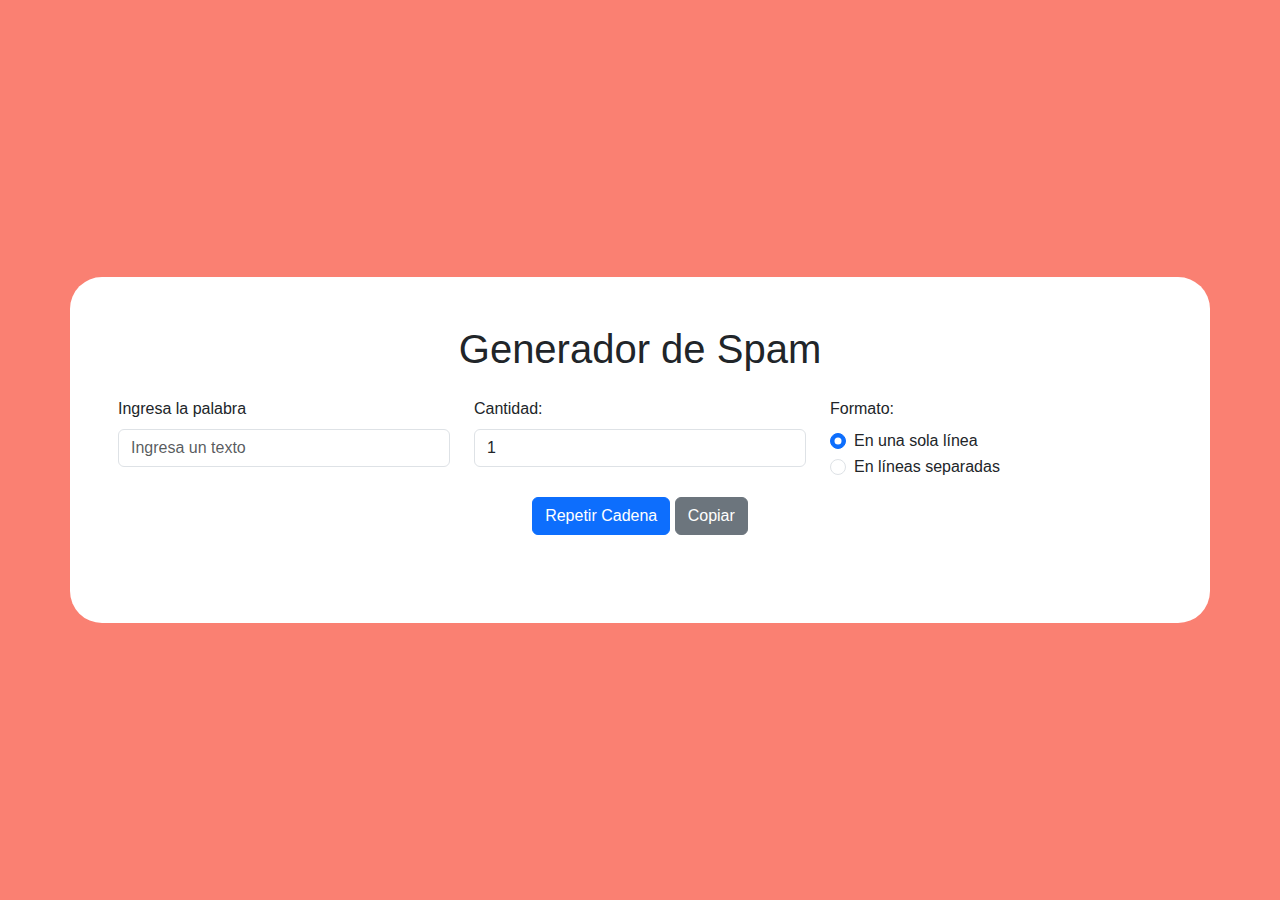
<file: PaginasJs/Generador de texto/index.html>
<!DOCTYPE html>
<html lang="en">
<head>
    <meta charset="UTF-8">
    <meta name="viewport" content="width=device-width, initial-scale=1.0">
    <title>String.repeat() Example</title>
    <link href="https://cdn.jsdelivr.net/npm/bootstrap@5.3.0-alpha1/dist/css/bootstrap.min.css" rel="stylesheet">
    <link rel="stylesheet" href="Styles.css">
</head>
<body class="d-flex justify-content-center align-items-center vh-100">
    <div class="container  bg-white rounded-5 p-5 w-100 w-md-75 w-lg-50">
        <p class="mb-4 text-center h1 "> Generador de Spam</p>
        <div class="row justify-content-center">
            <div class="col-12 col-md-4 ">
                <label for="text" class="form-label">Ingresa la palabra</label>
                <input id="text" type="text" class="form-control" placeholder="Ingresa un texto" name="email">

            </div>
            <div class="col-12 col-md-4">
                <label for="repeatCount" class="form-label">Cantidad:</label>
                <input type="number" class="form-control " id="repeatCount" min="0" value="1">
            </div>
            <div class="col-12 col-md-4 mb-3 text">
                <label class="form-label">Formato:</label>
                <div class="form-check">
                    <input class="form-check-input" type="radio" name="format" id="singleLine" value="singleLine" checked>
                    <label class="form-check-label" for="singleLine">En una sola línea</label>
                </div>
                <div class="form-check">
                    <input class="form-check-input" type="radio" name="format" id="multiLine" value="multiLine">
                    <label class="form-check-label" for="multiLine">En líneas separadas</label>
                </div>
            </div>
        </div>
        <div class="text-center">
            <button id="repeatButton" class="btn btn-primary mb-4">Repetir Cadena</button>
            <button id="copyButton" class="btn btn-secondary mb-4">Copiar</button>

        </div>
        <p id="result" class="fs-4 text-muted" style="overflow-y: auto; max-height: 300px;"></p>
    </div>

    <script src="script.js"></script>
    <script src="https://cdn.jsdelivr.net/npm/bootstrap@5.3.0-alpha1/dist/js/bootstrap.bundle.min.js"></script>
</body>
</html>
</file>
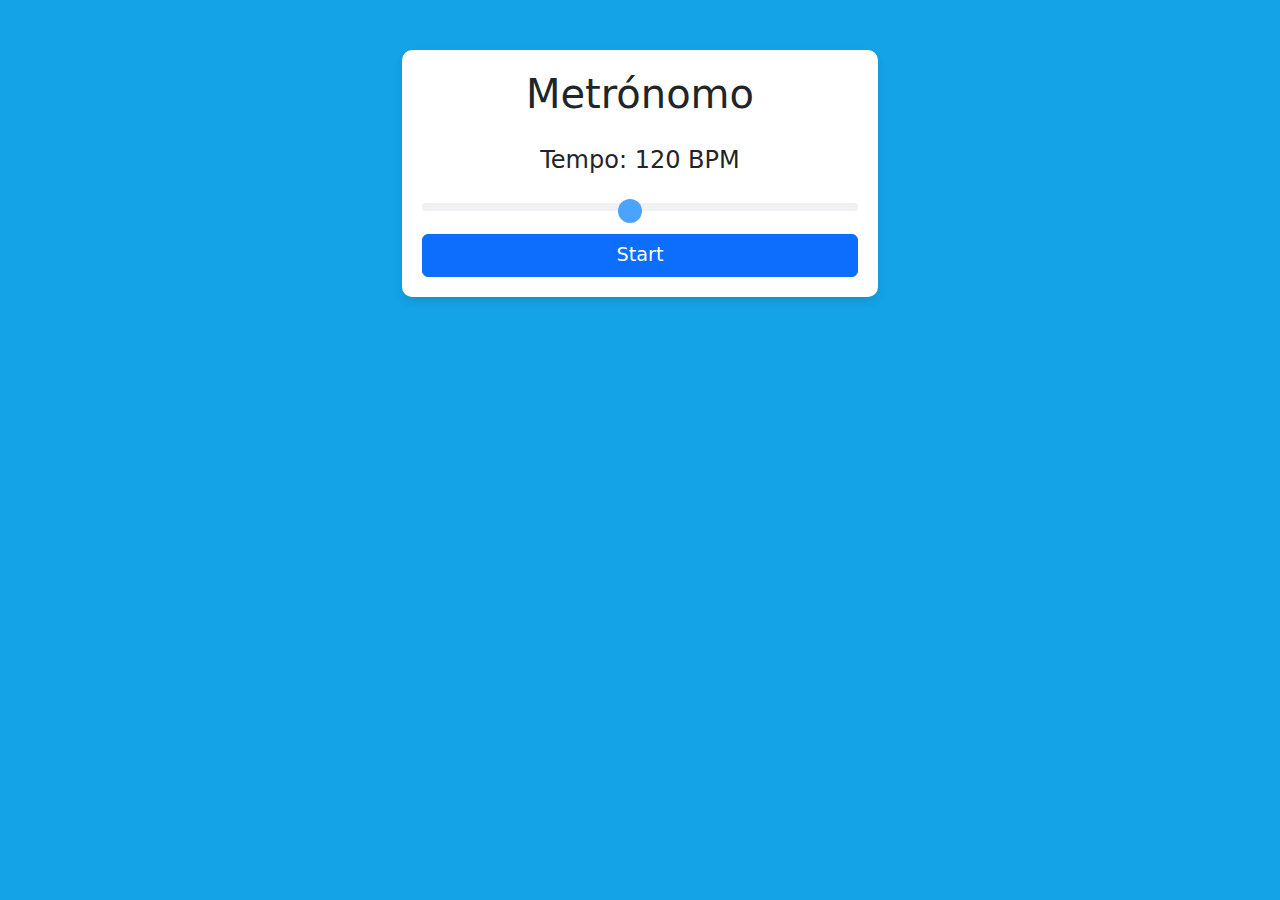
<file: PaginasJs/Metronomo/index.html>
<!DOCTYPE html>
<html lang="es">
<head>
    <meta charset="UTF-8">
    <meta name="viewport" content="width=device-width, initial-scale=1.0">
    <title>Metrónomo</title>
    <link href="https://cdn.jsdelivr.net/npm/bootstrap@5.3.0-alpha1/dist/css/bootstrap.min.css" rel="stylesheet">
    <style>
        body {
            background-color: #14a3e6;
        }
        .container {
            max-width: 500px;
            margin-top: 50px;
        }
        .controles-metrónomo {
            padding: 20px;
            border-radius: 10px;
            background-color: #ffffff;
            box-shadow: 0 4px 8px rgba(0, 0, 0, 0.1);
        }
        .btn-primary {
            width: 100%;
            font-size: 1.2rem;
        }
        .form-range {
            -webkit-appearance: none;
            width: 100%;
            height: 8px;
            background: #ddd;
            border-radius: 5px;
            outline: none;
            opacity: 0.7;
            transition: opacity .15s ease-in-out;
        }
        .form-range::-webkit-slider-thumb {
            -webkit-appearance: none;
            appearance: none;
            width: 24px;
            height: 24px;
            background: #007bff;
            cursor: pointer;
            border-radius: 50%;
        }
        .form-range::-moz-range-thumb {
            width: 24px;
            height: 24px;
            background: #007bff;
            cursor: pointer;
            border-radius: 50%;
        }
        .lead {
            font-size: 1.5rem;
        }
    </style>
</head>
<body>
    <div class="container">
        <div class="text-center controles-metrónomo">
            <h1 class="mb-4">Metrónomo</h1>
            <p id="displayTempo" class="lead">Tempo: 120 BPM</p>
            <input type="range" id="rangoTempo" class="form-range" min="40" max="208" value="120">
            <button id="botónAlternar" class="btn btn-primary mt-3">Start</button>
        </div>
    </div>

    <!-- Archivo de audio -->
    <audio id="sonidoClick" src="../../srcs/sounds/metronome-85688.mp3"></audio>

    <script>
        const rangoTempo = document.getElementById('rangoTempo');
        const displayTempo = document.getElementById('displayTempo');
        const botónAlternar = document.getElementById('botónAlternar');
        const sonidoClick = document.getElementById('sonidoClick');
        let intervalo;
        let estáReproduciendo = false;

        // Actualiza la visualización del tempo en el elemento correspondiente
        function actualizarVisualizaciónTempo() {
            const tempo = rangoTempo.value;
            displayTempo.textContent = `Tempo: ${tempo} BPM`;
        }

        // Inicia el metrónomo si no está en reproducción
        function iniciarMetrónomo() {
            if (estáReproduciendo) return;
            estáReproduciendo = true;
            intervalo = setInterval(() => {
                sonidoClick.currentTime = 0; // Reinicia el sonido a 0 para cada reproducción
                sonidoClick.play(); // Reproduce el sonido
            }, 60000 / rangoTempo.value); // Calcula el intervalo basado en el tempo
            botónAlternar.textContent = 'Stop';
        }

        // Detiene el metrónomo si está en reproducción
        function detenerMetrónomo() {
            if (!estáReproduciendo) return;
            clearInterval(intervalo);
            estáReproduciendo = false;
            botónAlternar.textContent = 'Start';
        }

        // Event listener para actualizar el tempo y reiniciar el metrónomo si está en reproducción
        rangoTempo.addEventListener('input', () => {
            actualizarVisualizaciónTempo();
            if (estáReproduciendo) {
                detenerMetrónomo();
                iniciarMetrónomo();
            }
        });

        // Event listener para alternar entre iniciar y detener el metrónomo
        botónAlternar.addEventListener('click', () => {
            if (estáReproduciendo) {
                detenerMetrónomo();
            } else {
                iniciarMetrónomo();
            }
        });

        // Inicializar la visualización del tempo
        actualizarVisualizaciónTempo();
    </script>
</body>
</html>
</file>
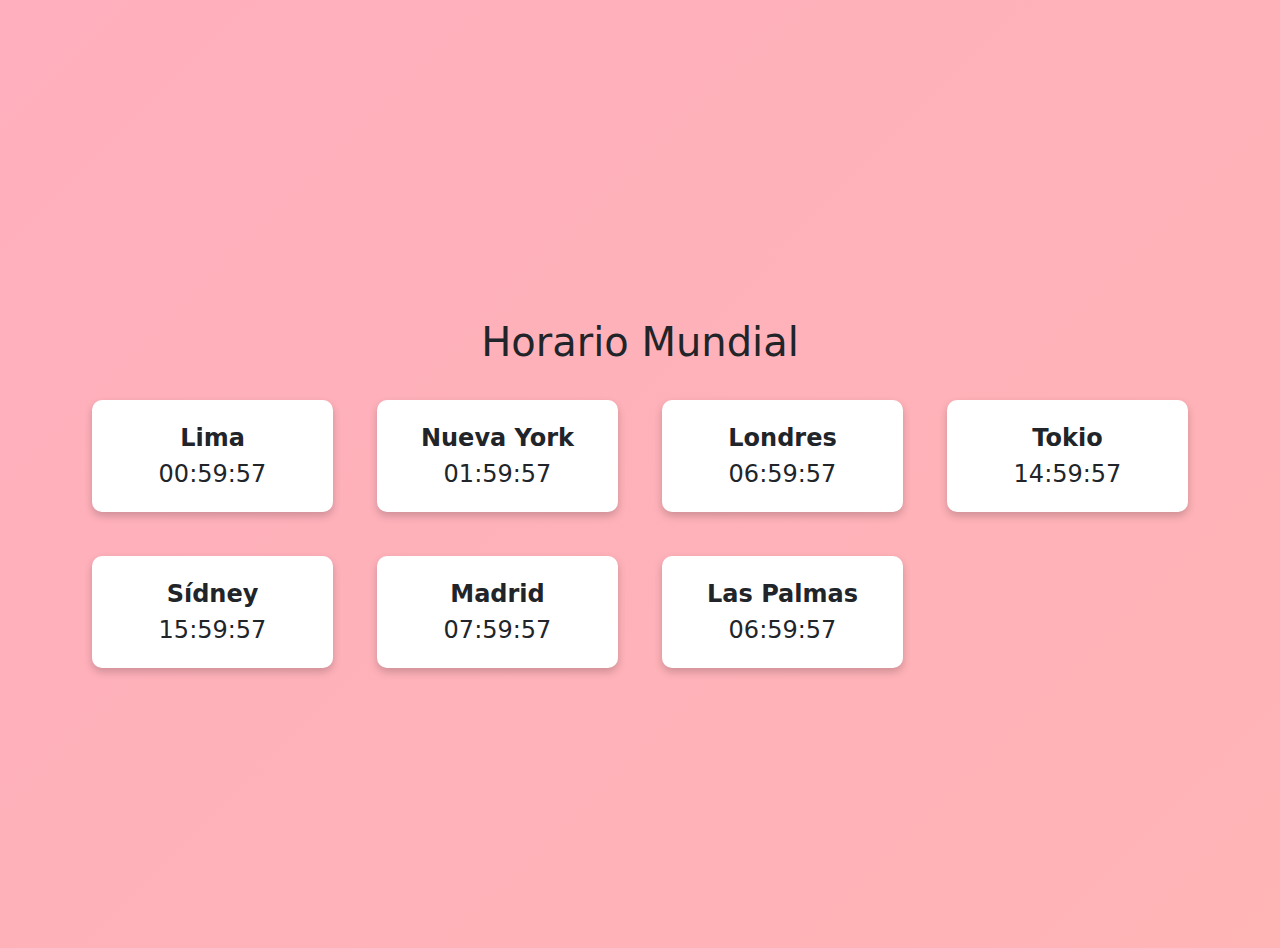
<file: PaginasJs/Reloj Mundial/index.html>
<!DOCTYPE html>
<html lang="es">
<head>
    <meta charset="UTF-8">
    <meta name="viewport" content="width=device-width, initial-scale=1.0">
    <title>Horario Mundial</title>
    <link href="https://cdn.jsdelivr.net/npm/bootstrap@5.3.0-alpha1/dist/css/bootstrap.min.css" rel="stylesheet">
    <style>
        /* Fondo animado */
        body {
            background: linear-gradient(135deg, #ffafbd, #ffc3a0);
            background-size: 400% 400%;
            animation: gradientAnimation 15s ease infinite;
        }

        @keyframes gradientAnimation {
            0% { background-position: 0% 0%; }
            50% { background-position: 100% 100%; }
            100% { background-position: 0% 0%; }
        }

        .container {
            display: flex;
            justify-content: center;
            align-items: center;
            height: 100vh;
            text-align: center;
        }

        .clock {
            font-size: 1.5rem;
            margin: 10px;
            padding: 20px;
            border-radius: 10px;
            background-color: #ffffff;
            box-shadow: 0 4px 8px rgba(0, 0, 0, 0.2);
        }

        .city-name {
            font-weight: bold;
        }
    </style>
</head>
<body>
    <div class="container mt-5">
        <div>
            <h1 class="mb-4">Horario Mundial</h1>
            <div id="clocks" class="row row-cols-2 row-cols-md-3 row-cols-lg-4 g-4">
                <!-- Aquí se mostrarán los relojes -->
            </div>
        </div>
    </div>

    <script>
        document.addEventListener('DOMContentLoaded', () => {
            const cities = {
                'Lima': 'America/Lima',
                'Nueva York': 'America/New_York',
                'Londres': 'Europe/London',
                'Tokio': 'Asia/Tokyo',
                'Sídney': 'Australia/Sydney',
                'Madrid': 'Europe/Madrid',
                'Las Palmas': 'Atlantic/Canary'
            };

            function updateClocks() {
                const now = new Date();
                const clocksContainer = document.getElementById('clocks');
                clocksContainer.innerHTML = ''; // Limpia el contenido anterior

                for (const [city, timezone] of Object.entries(cities)) {
                    const time = new Intl.DateTimeFormat('es-ES', {
                        timeZone: timezone,
                        hour: '2-digit',
                        minute: '2-digit',
                        second: '2-digit',
                        hour12: false
                    }).format(now);

                    const cityElement = document.createElement('div');
                    cityElement.classList.add('col');
                    cityElement.innerHTML = `
                        <div class="clock">
                            <div class="city-name">${city}</div>
                            <div>${time}</div>
                        </div>
                    `;
                    clocksContainer.appendChild(cityElement);
                }
            }

            // Actualiza la hora cada segundo
            setInterval(updateClocks, 1000);

            // Actualiza la hora inmediatamente al cargar la página
            updateClocks();
        });
    </script>
</body>
</html>
</file>
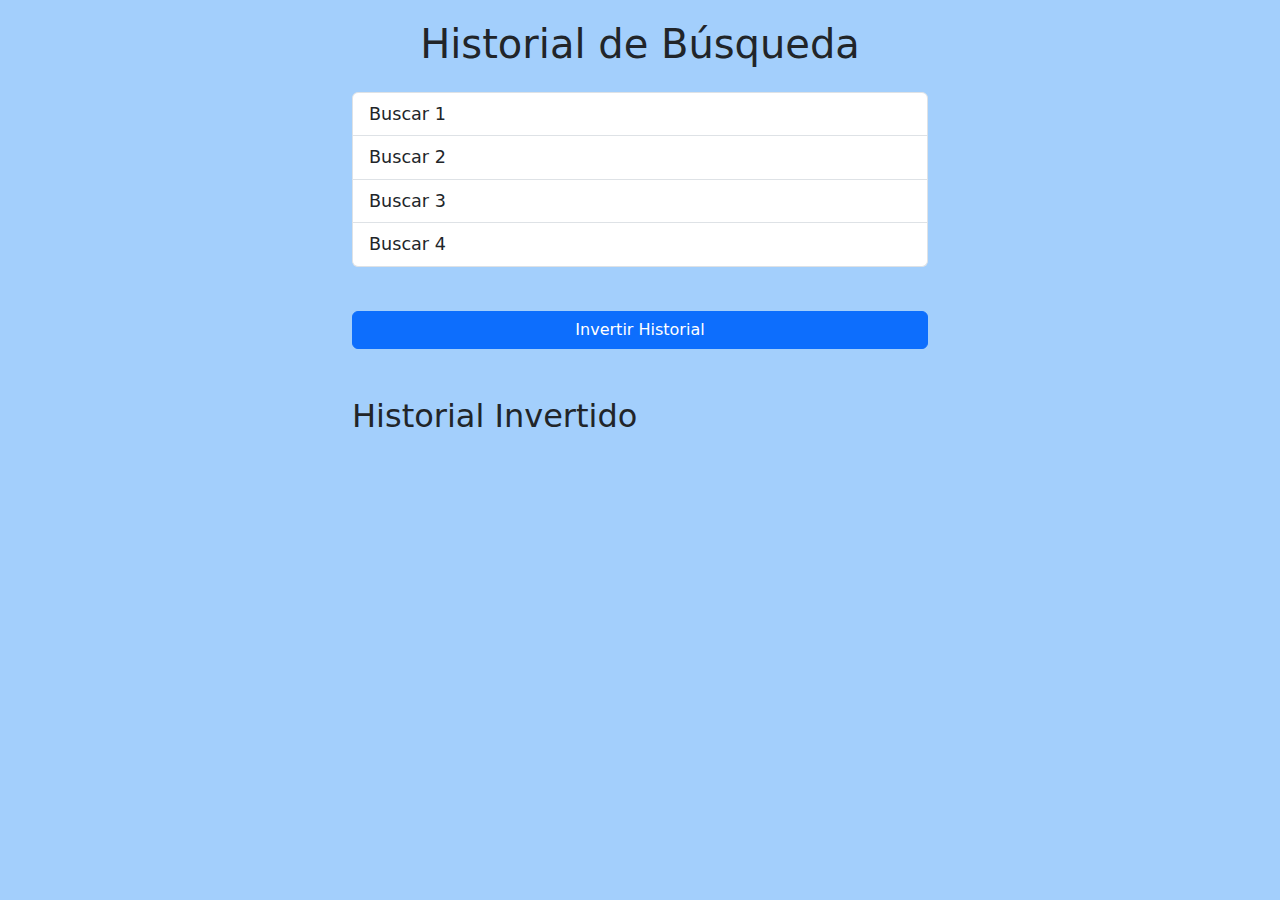
<file: PaginasJs/Rotar lista/index.html>
<!DOCTYPE html>
<html lang="es">
<head>
    <meta charset="UTF-8">
    <meta name="viewport" content="width=device-width, initial-scale=1.0">
    <title>Historial de Búsqueda</title>
    <link href="https://cdn.jsdelivr.net/npm/bootstrap@5.3.0/dist/css/bootstrap.min.css" rel="stylesheet">
    <style>
        body {
            background-color: #a3cffc;
            padding-top: 20px;
        }
        .container {
            max-width: 600px;
        }
        .btn-primary {
            margin-top: 20px;
        }
        .list-group-item {
            font-size: 1.1rem;
        }
    </style>
</head>
<body>
    <div class="container">
        <h1 class="text-center mb-4">Historial de Búsqueda</h1>
        <ul id="historial" class="list-group mb-4">
            <li class="list-group-item">Buscar 1</li>
            <li class="list-group-item">Buscar 2</li>
            <li class="list-group-item">Buscar 3</li>
            <li class="list-group-item">Buscar 4</li>
        </ul>
        <button id="invertir-historial" class="btn btn-primary w-100">Invertir Historial</button>
        <h2 class="mt-5">Historial Invertido</h2>
        <ul id="historial-invertido" class="list-group mt-3"></ul>
    </div>
    <script src="https://cdn.jsdelivr.net/npm/bootstrap@5.3.0/dist/js/bootstrap.bundle.min.js"></script>
    <script src="script.js"></script>
</body>
</html>
</file>
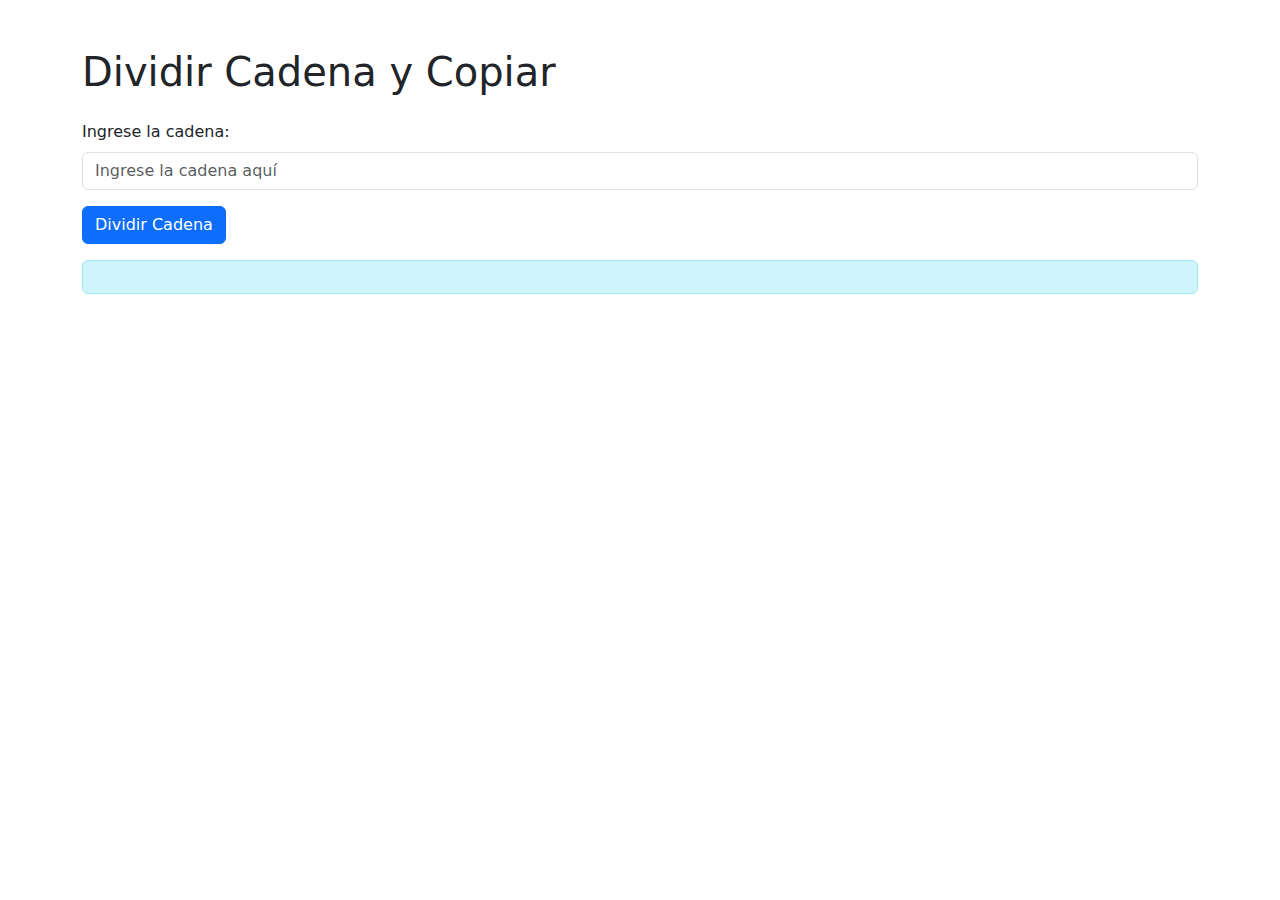
<file: PaginasJs/Split/index.html>
<!DOCTYPE html>
<html lang="es">
<head>
    <meta charset="UTF-8">
    <meta name="viewport" content="width=device-width, initial-scale=1.0">
    <title>Dividir Cadena y Copiar</title>
    <link rel="stylesheet" href="https://cdn.jsdelivr.net/npm/bootstrap@5.3.0-alpha1/dist/css/bootstrap.min.css">
</head>
<body>
    <div class="container mt-5">
        <h1 class="mb-4">Dividir Cadena y Copiar</h1>
        
        <div class="mb-3">
            <label for="cadena" class="form-label">Ingrese la cadena:</label>
            <input type="text" id="cadena" class="form-control" placeholder="Ingrese la cadena aquí">
        </div>
        
        <button id="dividir" class="btn btn-primary mb-3">Dividir Cadena</button>
        
        <div id="resultado" class="alert alert-info mb-3"></div>
        <div id="opciones" class="d-grid gap-2"></div>
    </div>

    <script src="script.js"></script>
    <script src="https://stackpath.bootstrapcdn.com/bootstrap/5.3.0/js/bootstrap.bundle.min.js"></script>
</body>
</html>
</file>
<file: PaginasJs/Generador de texto/Styles.css>
body {
    font-family: Arial, sans-serif;
    background-color: salmon;
}
</file>
